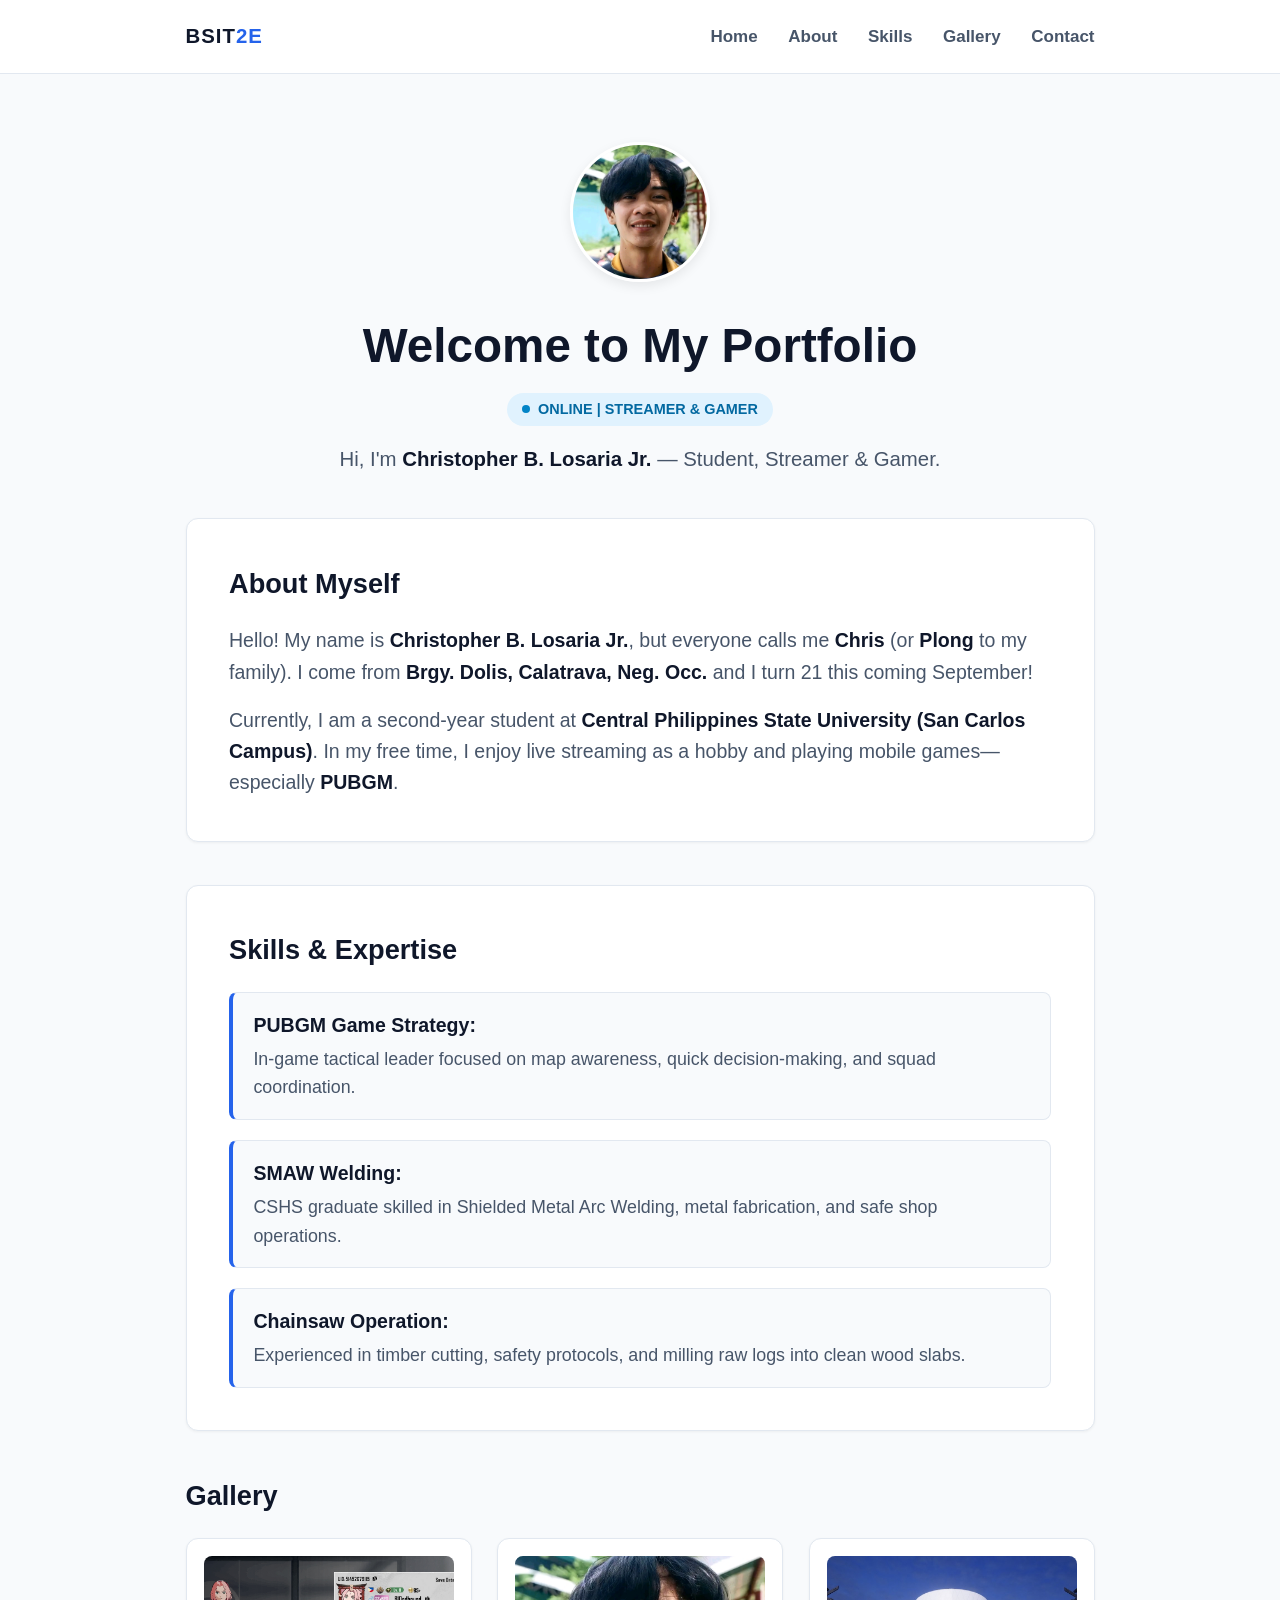
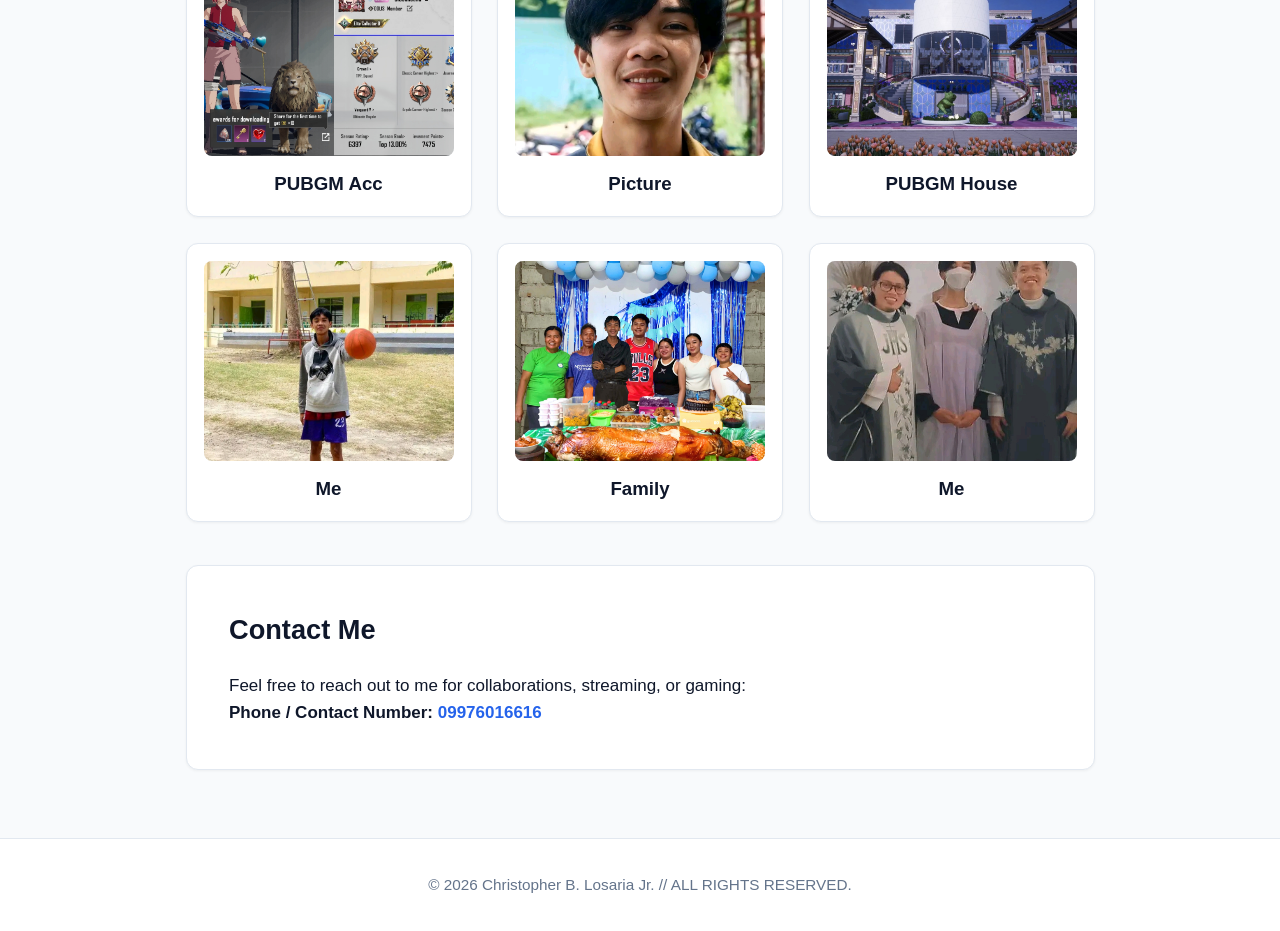
<file: index.html>
<!DOCTYPE html>
<html lang="en">
<head>
    <meta charset="UTF-8">
    <meta name="viewport" content="width=device-width, initial-scale=1.0">
    <title>Christopher B. Losaria Jr. | Personal Website</title>
    <link rel="stylesheet" href="qwerty.css"> 
</head> 

<body id="top"> 

    <nav>
        <div class="nav-container">
            <div class="brand">BSIT<span>2E</span></div>
            <ul>
                <li><a href="#top">Home</a></li>
                <li><a href="#about">About</a></li>
                <li><a href="#skills">Skills</a></li>
                <li><a href="#gallery">Gallery</a></li>
                <li><a href="#contact">Contact</a></li>
            </ul>
        </div>
    </nav> 

    <header id="home">
        <div class="hero-content">
            <div class="avatar-wrapper">
                <a href="#hero-img-full">
                    <img id="Me" src="Me.jpg" alt="Christopher B. Losaria Jr.">
                </a>
            </div>
            <h1 class="glitch-title">Welcome to My  Portfolio </h1>
            <p class="status-badge"><span class="pulse"></span> ONLINE | STREAMER &amp; GAMER</p>
            <p class="hero-subtext">Hi, I'm <strong>Christopher B. Losaria Jr.</strong> — Student, Streamer &amp; Gamer.</p>
        </div>
    </header> 

    <main>
        <section id="about" class="hud-card">
            <h2>About Myself</h2>
            <p>
                Hello! My name is <strong>Christopher B. Losaria Jr.</strong>, but everyone calls me <strong>Chris</strong> (or <strong>Plong</strong> to my family). 
                I come from <strong>Brgy. Dolis, Calatrava, Neg. Occ.</strong> and I turn 21 this coming September!
            </p>
            <p>
                Currently, I am a second-year student at <strong>Central Philippines State University (San Carlos Campus)</strong>. 
                In my free time, I enjoy live streaming as a hobby and playing mobile games—especially <strong>PUBGM</strong>.
            </p>
        </section> 

        <section id="skills" class="hud-card">
            <h2>Skills &amp; Expertise</h2>
            <ul class="skills-list">
                <li><strong>PUBGM Game Strategy:</strong> In-game tactical leader focused on map awareness, quick decision-making, and squad coordination.</li>
                <li><strong>SMAW Welding:</strong> CSHS graduate skilled in Shielded Metal Arc Welding, metal fabrication, and safe shop operations.</li>
                <li><strong>Chainsaw Operation:</strong> Experienced in timber cutting, safety protocols, and milling raw logs into clean wood slabs.</li>
            </ul>
        </section> 

        <section id="gallery">
            <h2>Gallery</h2> 

            <div class="gallery-container">
                <article class="hud-card gallery-item">
                    <div class="img-container">
                        <a href="#img1">
                            <img src="Pubg.jpg" alt="PUBGM Account">
                        </a>
                    </div>
                    <h3>PUBGM Acc</h3>
                </article> 

                <article class="hud-card gallery-item">
                    <div class="img-container">
                        <a href="#img2">
                            <img src="Me.jpg" alt="Profile Picture">
                        </a>
                    </div>
                    <h3>Picture</h3>
                </article> 

                <article class="hud-card gallery-item">
                    <div class="img-container">
                        <a href="#img3">
                            <img src="House.jpg" alt="PUBGM House">
                        </a>
                    </div>
                    <h3>PUBGM House</h3>
                </article> 

                <article class="hud-card gallery-item">
                    <div class="img-container">
                        <a href="#img4">
                            <img src="me2.jpg" alt="Gallery Image 4">
                        </a>
                    </div>
                    <h3>Me</h3>
                </article> 

                <article class="hud-card gallery-item">
                    <div class="img-container">
                        <a href="#img5">
                            <img src="fam.jpg" alt="Gallery Image 5">
                        </a>
                    </div>
                    <h3>Family</h3>
                </article> 

                <article class="hud-card gallery-item">
                    <div class="img-container">
                        <a href="#img6">
                            <img src="me3.jpg" alt="Gallery Image 6">
                        </a>
                    </div>
                    <h3>Me</h3>
                </article>
            </div>
        </section> 

        <section id="contact" class="hud-card">
            <h2>Contact Me</h2>
            <p>Feel free to reach out to me for collaborations, streaming, or gaming:</p>
            <p><strong>Phone / Contact Number:</strong> <a href="tel:09976016616">09976016616</a></p>
        </section>
    </main> 

    <footer>
        <p>&copy; 2026 Christopher B. Losaria Jr. // ALL RIGHTS RESERVED.</p>
    </footer> 

    <!-- Lightbox Overlays -->
    <a href="#home" class="lightbox" id="hero-img-full"><img src="Me.jpg" alt="Christopher B. Losaria Jr."></a>
    <a href="#gallery" class="lightbox" id="img1"><img src="Pubg.jpg" alt="PUBGM Account"></a>
    <a href="#gallery" class="lightbox" id="img2"><img src="Me.jpg" alt="Profile Picture"></a>
    <a href="#gallery" class="lightbox" id="img3"><img src="House.jpg" alt="PUBGM House"></a>
    <a href="#gallery" class="lightbox" id="img4"><img src="me2.jpg" alt="Gallery Image 4"></a>
    <a href="#gallery" class="lightbox" id="img5"><img src="fam.jpg" alt="Gallery Image 5"></a>
    <a href="#gallery" class="lightbox" id="img6"><img src="me3.jpg" alt="Gallery Image 6"></a> 

</body>
</html>
</file>
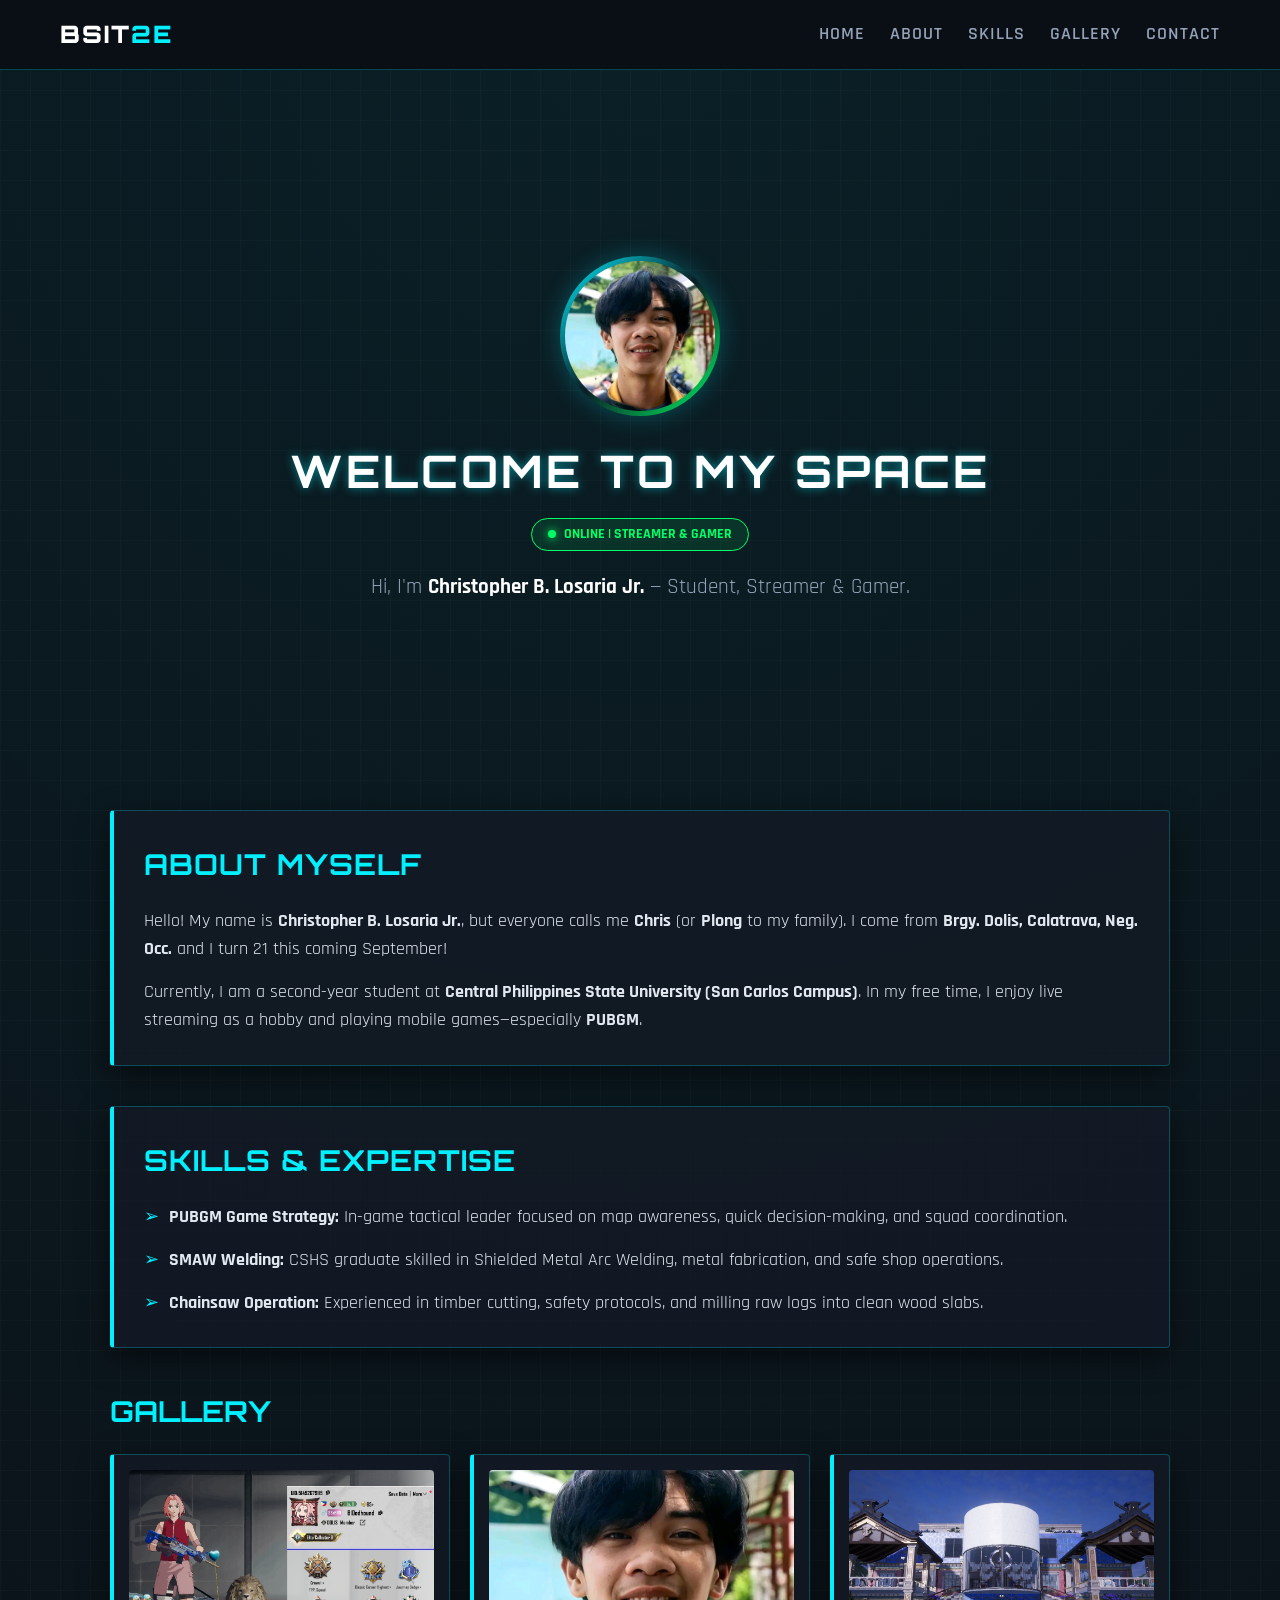
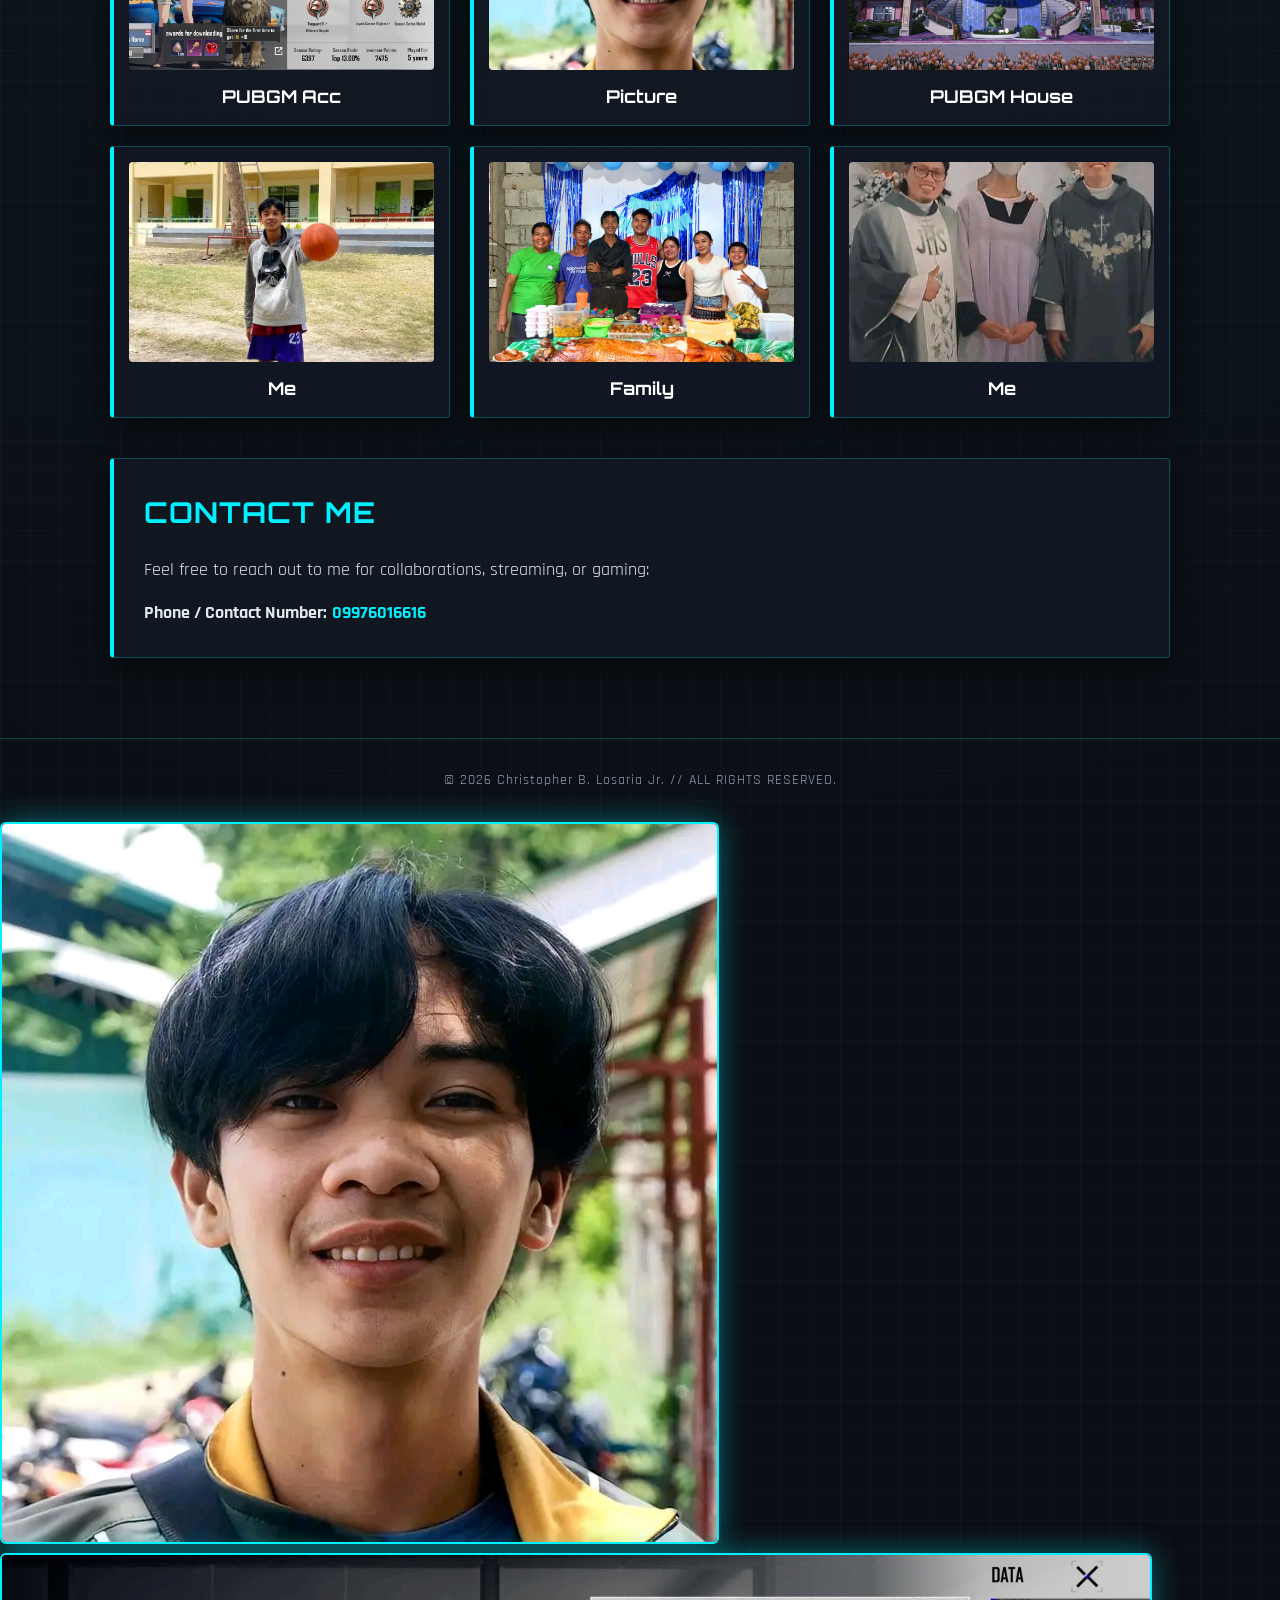
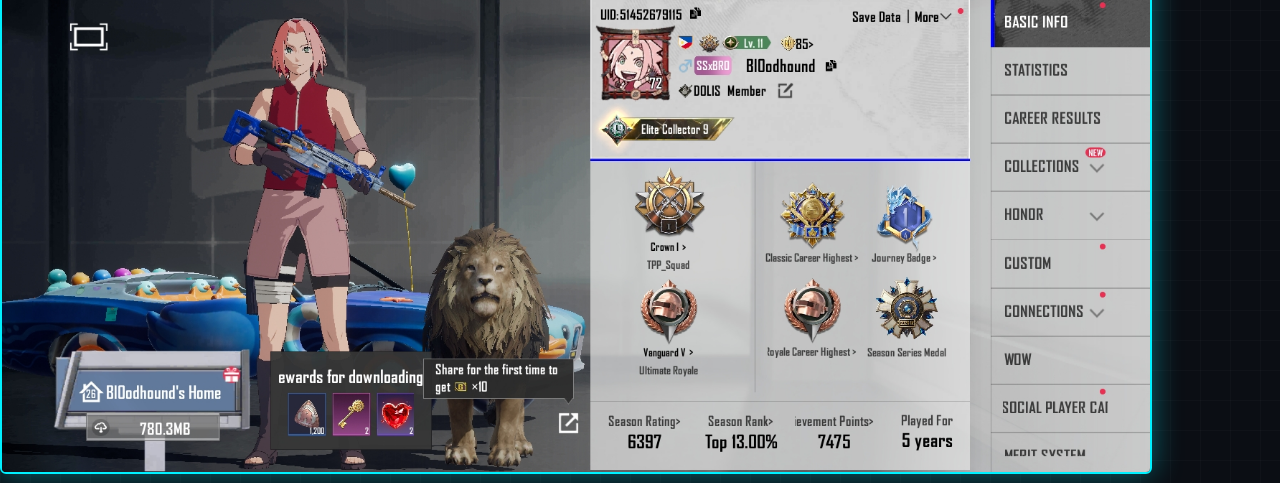
<file: Chris.html>
<!DOCTYPE html>
<html lang="en">
<head>
  <meta charset="UTF-8">
  <meta name="viewport" content="width=device-width, initial-scale=1.0">
  <title>Christopher B. Losaria Jr. | Personal Website</title>
  
  <link rel="preconnect" href="https://fonts.googleapis.com">
  <link rel="preconnect" href="https://fonts.gstatic.com" crossorigin>
  <link href="https://fonts.googleapis.com/css2?family=Orbitron:wght@500;700;900&family=Rajdhani:wght@500;600;700&display=swap" rel="stylesheet">
  <link rel="stylesheet" href="Chris.css">
</head>

<body id="top">

  <nav>
    <div class="nav-container">
      <div class="brand">BSIT<span>2E</span></div>
      <ul>
        <li><a href="#top">Home</a></li>
        <li><a href="#about">About</a></li>
        <li><a href="#skills">Skills</a></li>
        <li><a href="#gallery">Gallery</a></li>
        <li><a href="#contact">Contact</a></li>
      </ul>
    </div>
  </nav>

  <header id="home">
    <div class="hero-content">
      <div class="avatar-wrapper">
        <a href="#hero-img-full">
          <img id="Me" src="Me.jpg" alt="Christopher B. Losaria Jr.">
        </a>
      </div>
      <h1 class="glitch-title">Welcome to My Space</h1>
      <p class="status-badge"><span class="pulse"></span> ONLINE | STREAMER &amp; GAMER</p>
      <p class="hero-subtext">Hi, I'm <strong>Christopher B. Losaria Jr.</strong> — Student, Streamer &amp; Gamer.</p>
    </div>
  </header>

  <main>
    <section id="about" class="hud-card">
      <h2>About Myself</h2>
      <p>
        Hello! My name is <strong>Christopher B. Losaria Jr.</strong>, but everyone calls me <strong>Chris</strong> (or <strong>Plong</strong> to my family). 
        I come from <strong>Brgy. Dolis, Calatrava, Neg. Occ.</strong> and I turn 21 this coming September!
      </p>
      <p>
        Currently, I am a second-year student at <strong>Central Philippines State University (San Carlos Campus)</strong>. 
        In my free time, I enjoy live streaming as a hobby and playing mobile games—especially <strong>PUBGM</strong>.
      </p>
    </section>

    <section id="skills" class="hud-card">
      <h2>Skills &amp; Expertise</h2>
      <ul class="skills-list">
        <li><strong>PUBGM Game Strategy:</strong> In-game tactical leader focused on map awareness, quick decision-making, and squad coordination.</li>
        <li><strong>SMAW Welding:</strong> CSHS graduate skilled in Shielded Metal Arc Welding, metal fabrication, and safe shop operations.</li>
        <li><strong>Chainsaw Operation:</strong> Experienced in timber cutting, safety protocols, and milling raw logs into clean wood slabs.</li>
      </ul>
    </section>

    <section id="gallery">
      <h2>Gallery</h2>

      <div class="gallery-container">
        <article class="hud-card gallery-item">
          <div class="img-container">
            <a href="#img1">
              <img src="Pubg.jpg" alt="PUBGM Account">
            </a>
          </div>
          <h3>PUBGM Acc</h3>
        </article>

        <article class="hud-card gallery-item">
          <div class="img-container">
            <a href="#img2">
              <img src="Me.jpg" alt="Profile Picture">
            </a>
          </div>
          <h3>Picture</h3>
        </article>

        <article class="hud-card gallery-item">
          <div class="img-container">
            <a href="#img3">
              <img src="House.jpg" alt="PUBGM House">
            </a>
          </div>
          <h3>PUBGM House</h3>
        </article>

        <article class="hud-card gallery-item">
          <div class="img-container">
            <a href="#img4">
              <img src="me2.jpg" alt="Gallery Image 4">
            </a>
          </div>
          <h3>Me</h3>
        </article>

        <article class="hud-card gallery-item">
          <div class="img-container">
            <a href="#img5">
              <img src="fam.jpg" alt="Gallery Image 5">
            </a>
          </div>
          <h3>Family</h3>
        </article>

        <article class="hud-card gallery-item">
          <div class="img-container">
            <a href="#img6">
              <img src="me3.jpg" alt="Gallery Image 6">
            </a>
          </div>
          <h3>Me</h3>
        </article>
      </div>
    </section>

    <section id="contact" class="hud-card">
      <h2>Contact Me</h2>
      <p>Feel free to reach out to me for collaborations, streaming, or gaming:</p>
      <p><strong>Phone / Contact Number:</strong> <a href="tel:09976016616">09976016616</a></p>
    </section>
  </main>

  <footer>
    <p>&copy; 2026 Christopher B. Losaria Jr. // ALL RIGHTS RESERVED.</p>
  </footer>

  <a href="#home" class="lightbox" id="hero-img-full"><img src="Me.jpg" alt="Christopher B. Losaria Jr."></a>
  <a href="#gallery" class="lightbox" id="img1"><img src="Pubg.jpg" alt="PUBGM Account"></a>
  <a href="#gallery" class="lightbox
</file>
<file: qwerty.css>
/* 
main
*/
:root {
  --bg-color: #f8fafc;
  --card-bg: #ffffff;
  --text-primary: #0f172a;
  --text-secondary: #475569;
  --text-muted: #64748b;
  --accent-color: #2563eb;
  --accent-hover: #1d4ed8;
  --border-color: #e2e8f0;
  --font-heading: 'Orbitron', sans-serif;
  --font-body: 'Rajdhani', sans-serif;
  --shadow-sm: 0 1px 3px rgba(0, 0, 0, 0.05);
  --shadow-md: 0 4px 12px rgba(0, 0, 0, 0.08);
  --radius: 12px;
} 
 .lightbox {
 display: none;
 position: fixed;
 inset: 0;
 background: rgba(0, 0, 0, 0.9);
 z-index: 9999;
 align-items: center;
 justify-content: center;
 text-decoration: none;
        } 
.lightbox:target {
 display: flex;
} 

.lightbox img {
 max-width: 90%;
 max-height: 90%;
 border-radius: 8px;
 box-shadow: 0 0 20px rgba(255, 255, 255, 0.2);    
}

*, *::before, *::after {
  box-sizing: border-box;
  margin: 0;
  padding: 0;
} 

html {
  scroll-behavior: smooth;
  font-family: var(--font-body);
  background-color: var(--bg-color);
  color: var(--text-primary);
  font-size: 17px;
} 

body {
  line-height: 1.6;
  min-height: 100vh;
} 

/*
 Navigation 
*/
nav {
  position: sticky;
  top: 0;
  background: rgba(255, 255, 255, 0.95);
  backdrop-filter: blur(8px);
  border-bottom: 1px solid var(--border-color);
  z-index: 1000;
} 

.nav-container {
  max-width: 960px;
  margin: 0 auto;
  display: flex;
  justify-content: space-between;
  align-items: center;
  padding: 1.2rem 1.5rem;
} 

.brand {
  font-family: var(--font-heading);
  font-size: 1.2rem;
  font-weight: 700;
  color: var(--text-primary);
  letter-spacing: 1px;
} 

.brand span {
  color: var(--accent-color);
} 

nav ul {
  display: flex;
  list-style: none;
  gap: 1.8rem;
} 

nav a {
  color: var(--text-secondary);
  text-decoration: none;
  font-size: 1rem;
  font-weight: 600;
  transition: color 0.2s ease;
} 

nav a:hover {
  color: var(--accent-color);
} 

/* 
   Head
*/
header {
  max-width: 960px;
  margin: 0 auto;
  padding: 4rem 1.5rem 2.5rem;
  text-align: center;
} 

.avatar-wrapper {
  width: 140px;
  height: 140px;
  margin: 0 auto 1.5rem;
} 

.avatar-wrapper img {
  width: 100%;
  height: 100%;
  object-fit: cover;
  border-radius: 50%;
  border: 3px solid #fff;
  box-shadow: var(--shadow-md);
} 

.glitch-title {
  font-family: var(--font-heading);
  font-size: clamp(2rem, 4vw, 2.8rem);
  font-weight: 700;
  color: var(--text-primary);
  margin-bottom: 0.5rem;
} 

.status-badge {
  display: inline-flex;
  align-items: center;
  gap: 8px;
  background-color: #e0f2fe;
  color: #0369a1;
  padding: 0.3rem 0.9rem;
  border-radius: 20px;
  font-size: 0.85rem;
  font-weight: 600;
  margin-bottom: 1rem;
} 

.pulse {
  width: 8px;
  height: 8px;
  background-color: #0284c7;
  border-radius: 50%;
} 

.hero-subtext {
  font-size: 1.2rem;
  color: var(--text-secondary);
} 

.hero-subtext strong {
  color: var(--text-primary);
} 

/* 
body
*/
main {
  max-width: 960px;
  margin: 0 auto;
  padding: 0 1.5rem 4rem;
  display: flex;
  flex-direction: column;
  gap: 2.5rem;
} 

.hud-card {
  background: var(--card-bg);
  border: 1px solid var(--border-color);
  border-radius: var(--radius);
  padding: 2.5rem;
  box-shadow: var(--shadow-sm);
} 

h2 {
  font-family: var(--font-heading);
  font-size: 1.6rem;
  color: var(--text-primary);
  margin-bottom: 1.2rem;
} 

#about p {
  color: var(--text-secondary);
  font-size: 1.15rem;
  margin-bottom: 1rem;
} 

#about p:last-child {
  margin-bottom: 0;
} 

#about strong {
  color: var(--text-primary);
} 

/* 
   SKILLS SECTION
*/
.skills-list {
  list-style: none;
  display: flex;
  flex-direction: column;
  gap: 1.2rem;
} 

.skills-list li {
  background: var(--bg-color);
  border: 1px solid var(--border-color);
  border-left: 4px solid var(--accent-color);
  border-radius: 8px;
  padding: 1rem 1.2rem;
  color: var(--text-secondary);
  font-size: 1.05rem;
} 

.skills-list strong {
  color: var(--text-primary);
  display: block;
  font-size: 1.15rem;
  margin-bottom: 0.2rem;
} 

/* 
   GALLERY 
*/
.gallery-container {
  display: grid;
  grid-template-columns: repeat(3, 1fr);
  gap: 1.5rem;
  margin-top: 1rem;
} 

.gallery-item {
  background: var(--card-bg);
  border: 1px solid var(--border-color);
  border-radius: var(--radius);
  padding: 1rem;
  box-shadow: var(--shadow-sm);
  transition: transform 0.2s ease, box-shadow 0.2s ease;
} 

.gallery-item:hover {
  transform: translateY(-4px);
  box-shadow: var(--shadow-md);
} 

.img-container {
  width: 100%;
  height: 200px;
  border-radius: 8px;
  overflow: hidden;
  margin-bottom: 0.8rem;
  background-color: #f1f5f9;
} 

.img-container img {
  width: 100%;
  height: 100%;
  object-fit: cover;
  transition: transform 0.3s ease;
} 

.gallery-item:hover .img-container img {
  transform: scale(1.04);
} 

.gallery-item h3 {
  font-family: var(--font-body);
  font-size: 1.1rem;
  font-weight: 700;
  color: var(--text-primary);
  text-align: center;
} 

/* 
   CONTACT SECTION
*/
#contact a {
  color: var(--accent-color);
  text-decoration: none;
  font-weight: 700;
  transition: color 0.2s ease;
} 

#contact a:hover {
  color: var(--accent-hover);
  text-decoration: underline;
} 

/* 
   FOOTER
*/
footer {
  text-align: center;
  padding: 2rem 1.5rem;
  border-top: 1px solid var(--border-color);
  color: var(--text-muted);
  font-size: 0.9rem;
  background-color: #fff;
}
</file>
<file: Chris.css>
* {
  margin: 0;
  padding: 0;
  box-sizing: border-box;
}

:root {
  --bg-color: #0b0e14;
  --card-bg: rgba(20, 26, 38, 0.75);
  --accent-cyan: #00f0ff;
  --accent-green: #00ff66;
  --text-main: #e2e8f0;
  --text-muted: #94a3b8;
  --border-glow: rgba(0, 240, 255, 0.25);
  --font-title: 'Orbitron', sans-serif;
  --font-body: 'Rajdhani', sans-serif;
}

html {
  scroll-behavior: smooth;
}

body {
  background-color: var(--bg-color);
  background-image: 
    radial-gradient(circle at 50% 0%, rgba(0, 240, 255, 0.08), transparent 70%),
    linear-gradient(rgba(255, 255, 255, 0.02) 1px, transparent 1px),
    linear-gradient(90deg, rgba(255, 255, 255, 0.02) 1px, transparent 1px);
  background-size: 100% 100%, 30px 30px, 30px 30px;
  color: var(--text-main);
  font-family: var(--font-body);
  font-size: 1.1rem;
  line-height: 1.6;
  padding-top: 70px;
}




nav {
  position: fixed;
  top: 0;
  left: 0;
  width: 100%;
  height: 70px;
  background: rgba(11, 14, 20, 0.9);
  backdrop-filter: blur(10px);
  border-bottom: 1px solid var(--border-glow);
  z-index: 1000;
}

.nav-container {
  max-width: 1200px;
  margin: 0 auto;
  height: 100%;
  display: flex;
  justify-content: space-between;
  align-items: center;
  padding: 0 20px;
}

.brand {
  font-family: var(--font-title);
  font-weight: 900;
  font-size: 1.5rem;
  letter-spacing: 2px;
  color: #fff;
}

.brand span {
  color: var(--accent-cyan);
}

nav ul {
  display: flex;
  list-style: none;
  gap: 25px;
}

nav a {
  color: var(--text-muted);
  text-decoration: none;
  font-weight: 600;
  text-transform: uppercase;
  letter-spacing: 1px;
  transition: all 0.3s ease;
}

nav a:hover {
  color: var(--accent-cyan);
  text-shadow: 0 0 8px var(--accent-cyan);
}





header {
  min-height: 80vh;
  display: flex;
  justify-content: center;
  align-items: center;
  text-align: center;
  padding: 40px 20px;
}

.avatar-wrapper {
  width: 160px;
  height: 160px;
  margin: 0 auto 20px;
  border-radius: 50%;
  padding: 5px;
  background: linear-gradient(135deg, var(--accent-cyan), transparent, var(--accent-green));
  box-shadow: 0 0 25px var(--border-glow);
}

.avatar-wrapper img {
  width: 100%;
  height: 100%;
  object-fit: cover;
  border-radius: 50%;
  display: block;
}

.glitch-title {
  font-family: var(--font-title);
  font-size: 2.8rem;
  text-transform: uppercase;
  letter-spacing: 3px;
  margin-bottom: 10px;
  color: #fff;
  text-shadow: 0 0 10px rgba(0, 240, 255, 0.5);
}

.status-badge {
  display: inline-flex;
  align-items: center;
  gap: 8px;
  background: rgba(0, 255, 102, 0.1);
  border: 1px solid var(--accent-green);
  color: var(--accent-green);
  padding: 4px 16px;
  border-radius: 20px;
  font-size: 0.9rem;
  font-weight: 700;
  margin-bottom: 20px;
}

.pulse {
  width: 8px;
  height: 8px;
  background-color: var(--accent-green);
  border-radius: 50%;
  box-shadow: 0 0 10px var(--accent-green);
  animation: blink 1.5s infinite;
}

@keyframes blink {
  0%, 100% { opacity: 1; }
  50% { opacity: 0.3; }
}

.hero-subtext {
  font-size: 1.3rem;
  color: var(--text-muted);
}

.hero-subtext strong {
  color: #fff;
}





main {
  max-width: 1100px;
  margin: 0 auto;
  padding: 20px;
  display: flex;
  flex-direction: column;
  gap: 40px;
}

.hud-card {
  background: var(--card-bg);
  border: 1px solid var(--border-glow);
  border-left: 4px solid var(--accent-cyan);
  padding: 30px;
  border-radius: 4px;
  position: relative;
  box-shadow: 0 10px 30px rgba(0, 0, 0, 0.5);
}

.hud-card h2 {
  font-family: var(--font-title);
  color: var(--accent-cyan);
  font-size: 1.8rem;
  margin-bottom: 20px;
  text-transform: uppercase;
  letter-spacing: 1px;
}

.hud-card p {
  margin-bottom: 15px;
  color: var(--text-main);
}

.hud-card p:last-child {
  margin-bottom: 0;
}


.skills-list {
  list-style: none;
  display: flex;
  flex-direction: column;
  gap: 15px;
}

.skills-list li {
  position: relative;
  padding-left: 25px;
}

.skills-list li::before {
  content: '➢';
  position: absolute;
  left: 0;
  color: var(--accent-cyan);
}




#gallery h2 {
  font-family: var(--font-title);
  color: var(--accent-cyan);
  font-size: 1.8rem;
  margin-bottom: 20px;
  text-transform: uppercase;
}

.gallery-container {
  display: grid;
  grid-template-columns: repeat(auto-fit, minmax(280px, 1fr));
  gap: 20px;
}

.gallery-item {
  padding: 15px;
  text-align: center;
  transition: transform 0.3s ease, border-color 0.3s ease;
}

.gallery-item:hover {
  transform: translateY(-5px);
  border-color: var(--accent-cyan);
}

.img-container {
  width: 100%;
  height: 200px;
  overflow: hidden;
  border-radius: 4px;
  margin-bottom: 12px;
}

.img-container img {
  width: 100%;
  height: 100%;
  object-fit: cover;
  transition: transform 0.4s ease;
}

.gallery-item:hover .img-container img {
  transform: scale(1.08);
}

.gallery-item h3 {
  font-family: var(--font-title);
  font-size: 1.1rem;
  color: #fff;
}






  display: none;
  position: fixed;
  top: 0;
  left: 0;
  width: 100%;
  height: 100%;
  background: rgba(0, 0, 0, 0.9);
  backdrop-filter: blur(8px);
  z-index: 2000;
  justify-content: center;
  align-items: center;
}

.lightbox:target {
  display: flex;
}

.lightbox img {
  max-width: 90%;
  max-height: 85vh;
  border: 2px solid var(--accent-cyan);
  border-radius: 6px;
  box-shadow: 0 0 30px rgba(0, 240, 255, 0.4);
}





#contact a {
  color: var(--accent-cyan);
  text-decoration: none;
  font-weight: 700;
}

#contact a:hover {
  text-decoration: underline;
}

footer {
  text-align: center;
  padding: 30px 20px;
  margin-top: 60px;
  border-top: 1px solid var(--border-glow);
  color: var(--text-muted);
  font-size: 0.9rem;
  letter-spacing: 1px;
}





@media (max-width: 768px) {
  .nav-container {
    flex-direction: column;
    justify-content: center;
    gap: 10px;
  }

  body {
    padding-top: 100px;
  }

  .glitch-title {
    font-size: 2rem;
  }

  .gallery-container {
    grid-template-columns: 1fr;
  }
}
</file>
